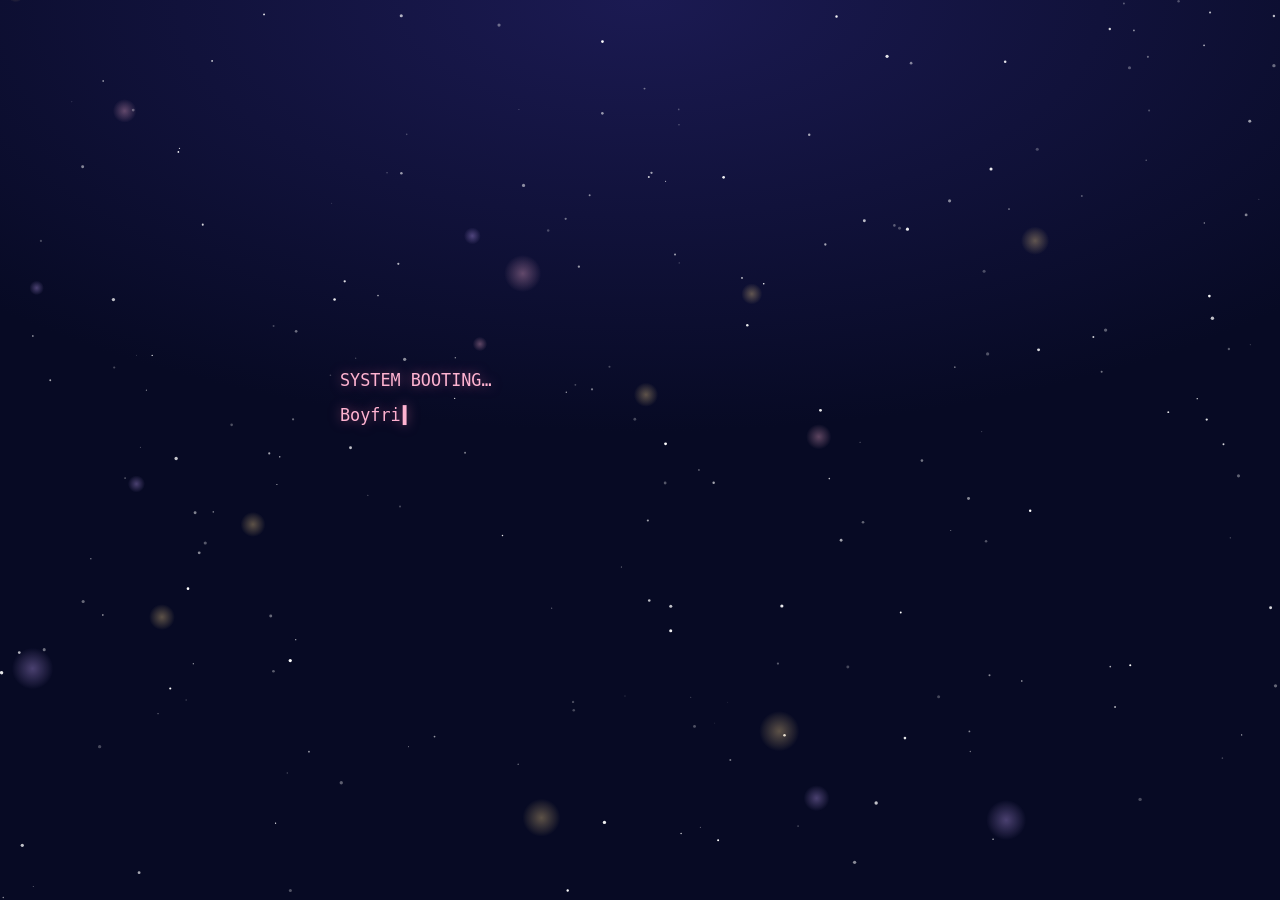
<file: boyfriend-exe-deploy/index.html>
<!doctype html>
<html lang="en">
<head>
<meta charset="utf-8">
<meta name="viewport" content="width=device-width,initial-scale=1,viewport-fit=cover">
<meta name="theme-color" content="#070a24">
<meta name="robots" content="noindex,nofollow">
<title>Project: Boyfriend.exe</title>
<link rel="icon" href="assets/favicon.svg" type="image/svg+xml">
<link rel="stylesheet" href="css/style.css">
</head>
<body>
<canvas id="sky" aria-hidden="true"></canvas>
<main>
  <section id="boot" class="scene" hidden>
    <div class="term" id="term" aria-live="polite"><p></p><p></p><p></p><p></p></div>
    <div class="row" id="bootBtns" hidden>
      <button class="btn" id="yes" type="button">Obviously, yes 😎</button>
      <button class="btn ghost" id="what" type="button">Wait, what's happening? 🤨</button>
    </div>
    <div id="nope" hidden>
      <p class="nope">Too late. You've already been selected. There is no escape from your girlfriend's birthday production.</p>
      <div class="row" style="margin:1rem auto 0"><button class="btn" id="fine" type="button">Fine. Continue →</button></div>
    </div>
  </section>

  <section id="title" class="scene" hidden>
    <div class="kenburns" aria-hidden="true"><img id="titleArt" alt=""></div>
    <h1 class="title" id="tTitle" tabindex="-1"></h1>
    <p class="sub" id="tSub"></p>
    <div class="status" id="tStatus"></div>
    <div class="row"><button class="btn" id="toProfile" type="button">Open the case file →</button></div>
  </section>

  <section id="profile" class="scene" hidden>
    <p class="kicker">SCENE ONE</p>
    <h2 tabindex="-1">Meet the Birthday Boy</h2>
    <div class="card" style="margin-top:2.6rem">
      <div class="avatar"><img id="himArt" alt="Illustration of the birthday boy in a party hat"></div>
      <div class="name" id="himName"></div>
      <div id="stats"></div>
      <ul class="jokes" id="jokes" aria-label="Known side effects"></ul>
    </div>
    <p class="msg">Congratulations! You've been selected for another year of being my favourite headache.</p>
    <div class="row"><button class="btn" id="toReel" type="button">Show me the evidence →</button></div>
  </section>

  <section id="reel" class="scene" hidden>
    <p class="kicker">THE EVIDENCE</p>
    <h2 tabindex="-1">Case exhibits</h2>
    <div class="frame" id="frame"></div>
    <p class="cap" id="cap" aria-live="polite"></p>
    <div class="dots" id="dots" aria-hidden="true"></div>
    <div class="row"><button class="btn" id="next" type="button">Next exhibit →</button></div>
  </section>

  <section id="outro" class="scene" hidden>
    <p class="kicker">MISSION UPDATE</p>
    <h2 tabindex="-1">The investigation continues… offline.</h2>
    <p class="msg">There are more surprises hidden in the real world. Go find them, and tap everything that looks suspicious.</p>
    <div class="big-heart" aria-hidden="true">💗</div>
  </section>
</main>
<script type="module" src="js/home.js"></script>
</body>
</html>
</file>
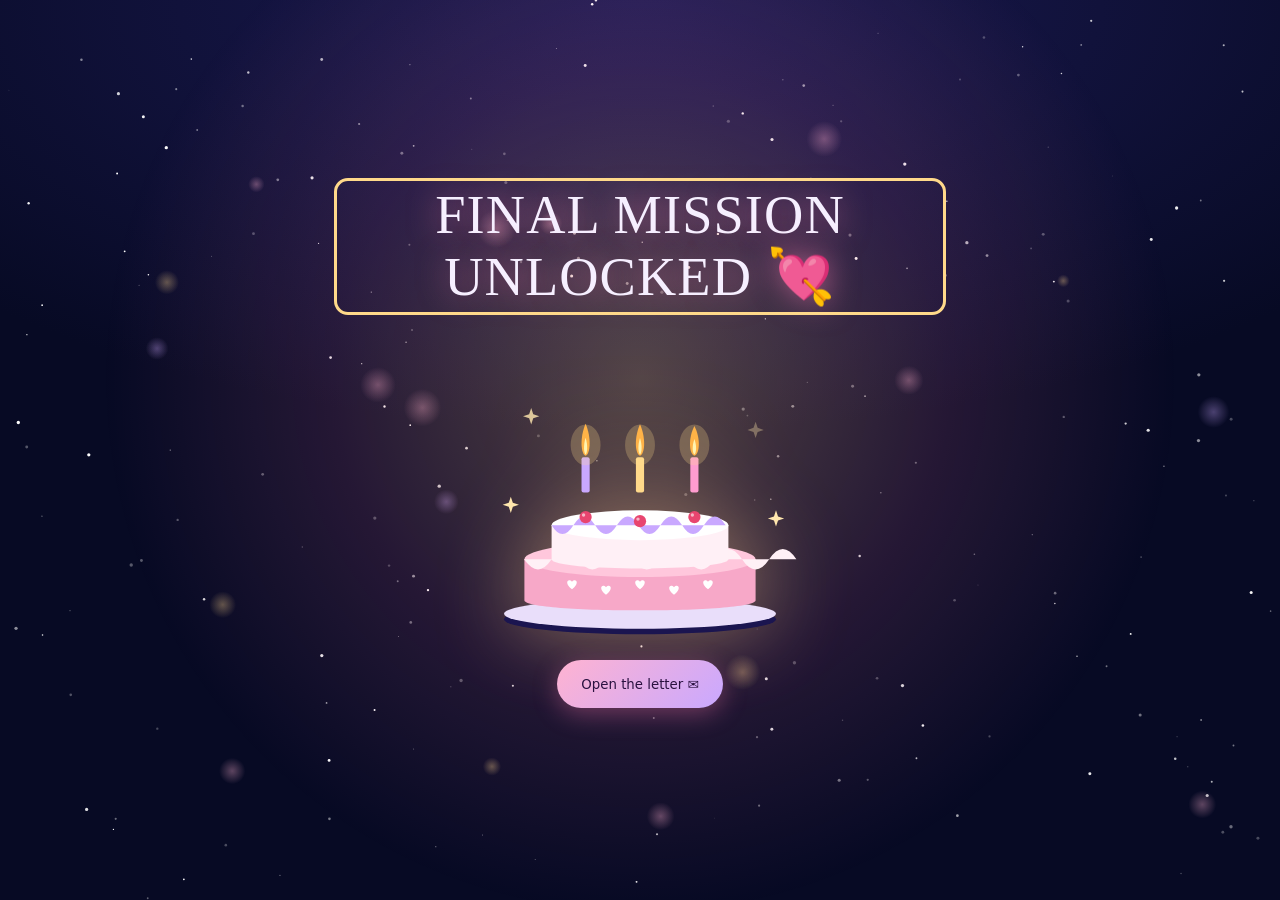
<file: boyfriend-exe-deploy/final/index.html>
<!doctype html>
<html lang="en">
<head>
<meta charset="utf-8">
<meta name="viewport" content="width=device-width,initial-scale=1,viewport-fit=cover">
<meta name="theme-color" content="#070a24">
<meta name="robots" content="noindex,nofollow">
<title>Final Mission</title>
<link rel="icon" href="../assets/favicon.svg" type="image/svg+xml">
<link rel="stylesheet" href="../css/style.css">
</head>
<body>
<canvas id="sky" aria-hidden="true"></canvas>
<div class="glow" aria-hidden="true"></div>
<main>
  <section id="intro" class="scene" hidden>
    <h1 class="title" tabindex="-1">FINAL MISSION UNLOCKED 💘</h1>
    <img class="cake fade-up" id="cake" alt="A glowing birthday cake with three candles" style="animation-delay:2.2s">
    <div class="row fade-up" style="animation-delay:4.2s"><button class="btn" id="open" type="button">Open the letter ✉️</button></div>
  </section>

  <section id="letterScene" class="scene" hidden>
    <p class="kicker">A LETTER, DELIVERED</p>
    <article class="letter" id="letter" aria-label="Birthday letter"></article>
    <div class="row fade-up" id="afterLetter" hidden><button class="btn" id="toEnd" type="button">One last scene →</button></div>
  </section>

  <section id="end" class="scene" hidden>
    <div class="end-art"><img id="endArt" alt="The two of you under a dreamy night sky"></div>
    <h2 tabindex="-1" class="sub" style="font-size:1.3rem">Same sky. Same us.</h2>
    <div class="row"><a class="btn" id="replayLink" href="../">Replay our little universe 💗</a></div>
  </section>
</main>
<script type="module" src="../js/final.js"></script>
</body>
</html>
</file>
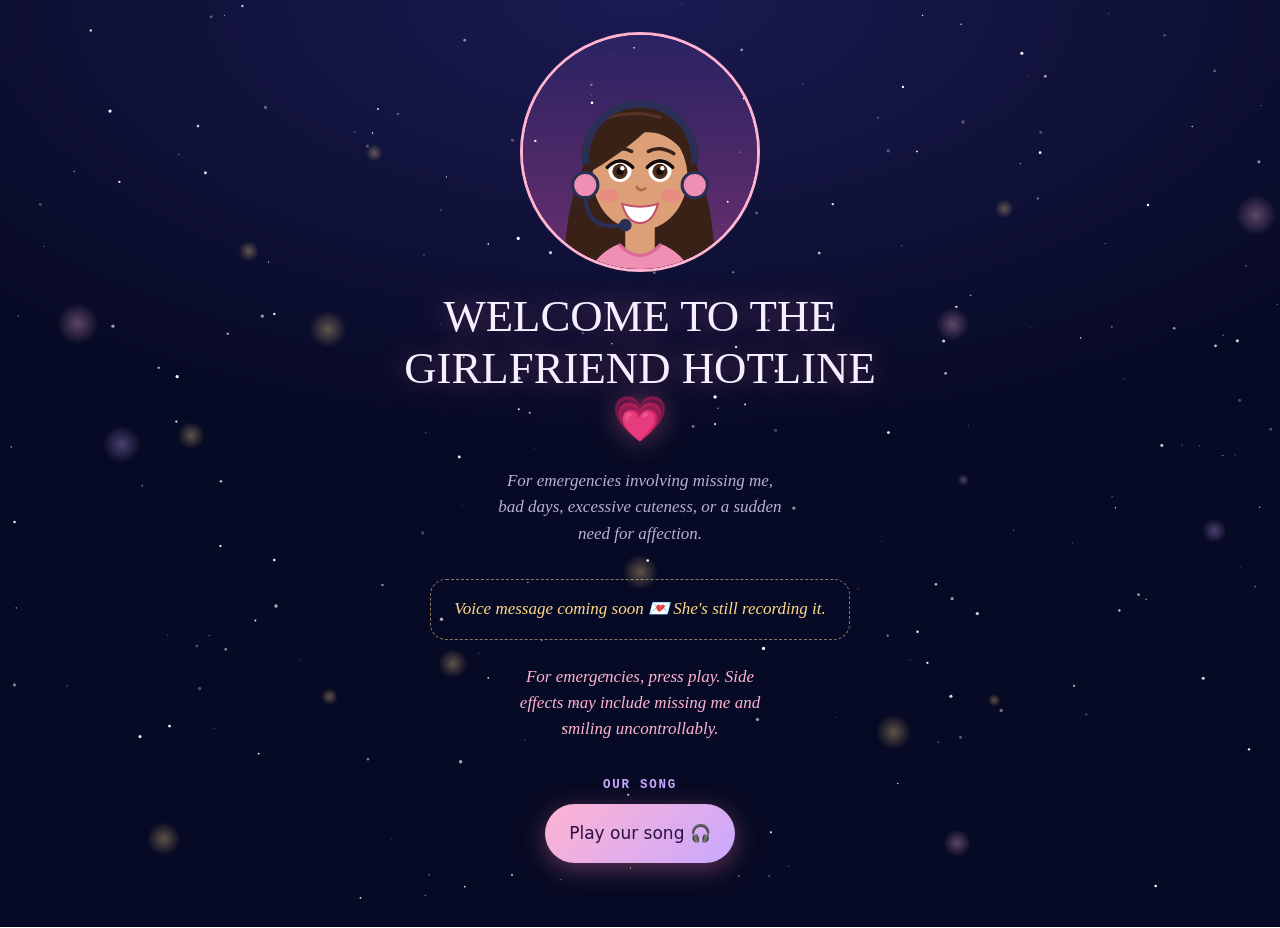
<file: boyfriend-exe-deploy/hotline/index.html>
<!doctype html>
<html lang="en">
<head>
<meta charset="utf-8">
<meta name="viewport" content="width=device-width,initial-scale=1,viewport-fit=cover">
<meta name="theme-color" content="#070a24">
<meta name="robots" content="noindex,nofollow">
<title>The Girlfriend Hotline</title>
<link rel="icon" href="../assets/favicon.svg" type="image/svg+xml">
<link rel="stylesheet" href="../css/style.css">
</head>
<body>
<canvas id="sky" aria-hidden="true"></canvas>
<main class="page" style="max-width:520px">
  <div class="ring" id="ring"><div class="art"><img id="herArt" alt="Illustration of your girlfriend wearing a hotline headset"></div></div>
  <h1>WELCOME TO THE GIRLFRIEND HOTLINE 💗</h1>
  <p class="lead">For emergencies involving missing me, bad days, excessive cuteness, or a sudden need for affection.</p>

  <section class="player" id="player" aria-label="Voice message">
    <div class="viz" id="viz" aria-hidden="true"></div>
    <div class="prog"><span id="cur">0:00</span><input id="seek" type="range" min="0" max="100" step="0.1" value="0" aria-label="Seek"><span id="dur">0:00</span></div>
    <div class="ctrl" style="margin-top:.8rem">
      <button class="btn play" id="play" type="button" aria-label="Play voice message">▶</button>
      <button class="btn ghost" id="replay" type="button">↺ Replay</button>
    </div>
    <div class="soon" id="soon" hidden>Voice message coming soon 💌 She's still recording it.</div>
  </section>

  <p class="side">For emergencies, press play. Side effects may include missing me and smiling uncontrollably.</p>

  <section class="song">
    <p class="kicker" style="font:700 .78rem var(--mono);letter-spacing:.14em;color:var(--lav)">OUR SONG</p>
    <a class="btn" id="song" href="#" target="_blank" rel="noopener noreferrer"></a>
  </section>
</main>
<script type="module" src="../js/hotline.js"></script>
</body>
</html>
</file>
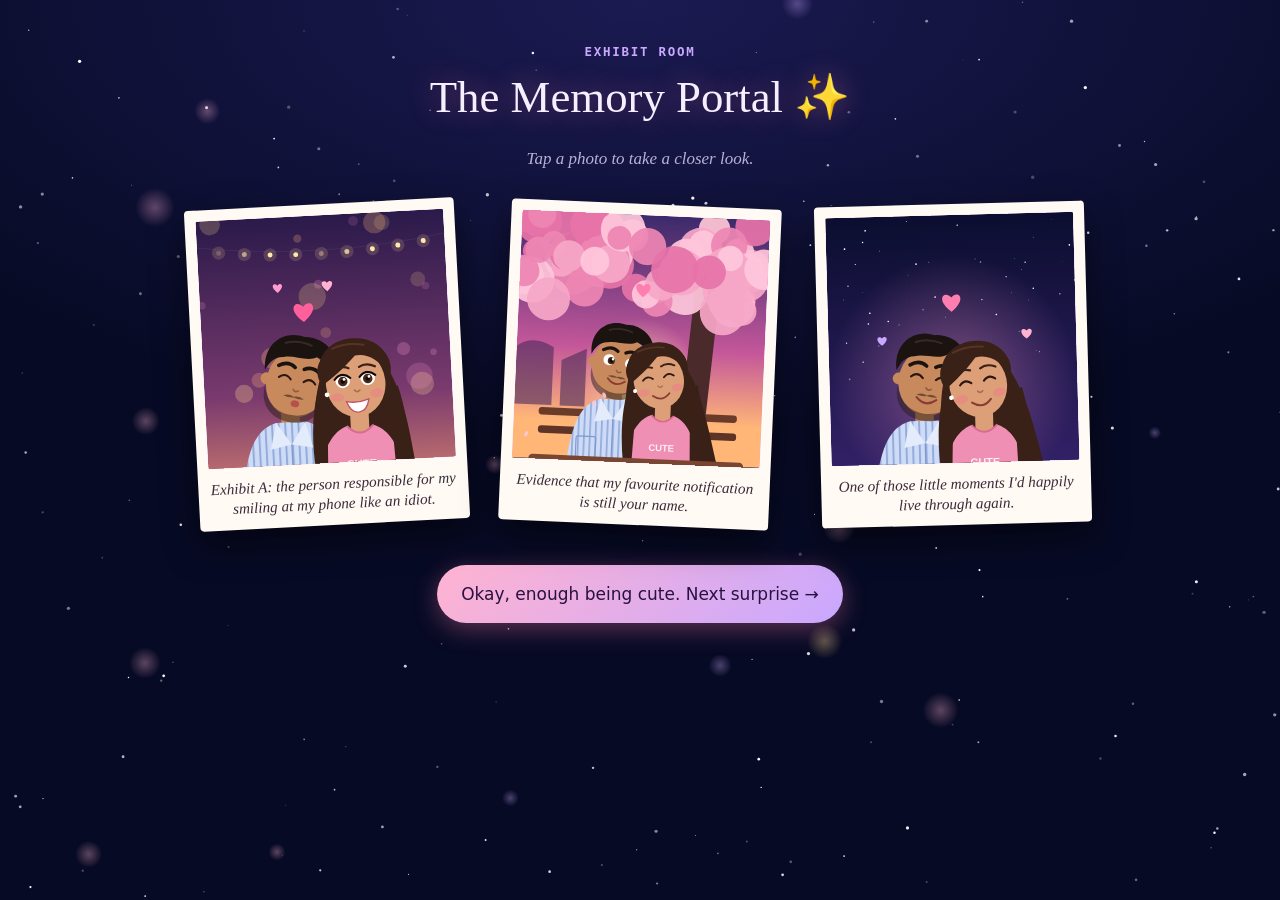
<file: boyfriend-exe-deploy/memories/index.html>
<!doctype html>
<html lang="en">
<head>
<meta charset="utf-8">
<meta name="viewport" content="width=device-width,initial-scale=1,viewport-fit=cover">
<meta name="theme-color" content="#070a24">
<meta name="robots" content="noindex,nofollow">
<title>Memory Portal</title>
<link rel="icon" href="../assets/favicon.svg" type="image/svg+xml">
<link rel="stylesheet" href="../css/style.css">
</head>
<body>
<canvas id="sky" aria-hidden="true"></canvas>
<main class="page">
  <p class="kicker" style="font:700 .78rem var(--mono);letter-spacing:.14em;color:var(--lav)">EXHIBIT ROOM</p>
  <h1>The Memory Portal ✨</h1>
  <p class="lead">Tap a photo to take a closer look.</p>
  <div class="wall" id="wall"></div>
  <a class="btn" id="nextLink" href="../hotline/">Okay, enough being cute. Next surprise →</a>
</main>
<dialog id="dlg" aria-label="Photo">
  <div class="big"><div class="ph" id="bigPh"></div><p id="bigCap"></p></div>
  <div class="dnav">
    <button class="btn ghost" id="prev" type="button" aria-label="Previous photo">←</button>
    <button class="btn" id="close" type="button">Close</button>
    <button class="btn ghost" id="nxt" type="button" aria-label="Next photo">→</button>
  </div>
</dialog>
<script type="module" src="../js/memories.js"></script>
</body>
</html>
</file>
<file: boyfriend-exe-deploy/css/style.css>
:root{
  --night:#070a24; --navy:#0d1138; --blush:#ffb3d1; --pink:#ff7eb0; --lav:#c9a8ff; --glow:#ffd98a; --text:#f6efff; --dim:#b9b0d8;
  --serif:Georgia,"Iowan Old Style","Palatino Linotype",serif; --mono:ui-monospace,"SF Mono",Menlo,Consolas,monospace;
}
*{box-sizing:border-box}
[hidden]{display:none!important}
html{-webkit-text-size-adjust:100%}
body{margin:0;min-height:100dvh;background:radial-gradient(120% 80% at 50% 0%,#1b1a52 0%,var(--night) 60%);color:var(--text);font:17px/1.55 system-ui,-apple-system,"Segoe UI",sans-serif;overflow-x:hidden}
#sky{position:fixed;inset:0;width:100%;height:100%;z-index:0;pointer-events:none}
main{position:relative;z-index:1}
img{max-width:100%;display:block}
h1,h2{font-family:var(--serif);font-weight:400;line-height:1.15;margin:0 0 .5em;outline:none}
a{color:inherit}
:focus-visible{outline:3px solid var(--glow);outline-offset:3px;border-radius:8px}

/* ---------- scenes ---------- */
.scene{min-height:100dvh;display:flex;flex-direction:column;align-items:center;justify-content:center;gap:1.2rem;padding:max(1.5rem,env(safe-area-inset-top)) 1.25rem max(2rem,env(safe-area-inset-bottom));text-align:center;opacity:0;transition:opacity .45s ease;max-width:640px;margin:0 auto}
.scene.in{opacity:1}
.scene[hidden]{display:none}
.wide{max-width:960px}

/* ---------- buttons ---------- */
.btn{appearance:none;border:0;cursor:pointer;font:600 1rem/1 inherit;font-family:inherit;color:#2a1240;background:linear-gradient(135deg,var(--blush),var(--lav));padding:1rem 1.5rem;border-radius:999px;min-height:48px;text-decoration:none;display:inline-flex;align-items:center;justify-content:center;gap:.5rem;box-shadow:0 6px 24px rgba(255,126,176,.35);transition:transform .15s,box-shadow .15s}
.btn:hover{transform:translateY(-2px);box-shadow:0 10px 30px rgba(255,126,176,.5)}
.btn:active{transform:scale(.97)}
.btn.ghost{background:transparent;color:var(--text);box-shadow:none;border:1.5px solid rgba(201,168,255,.6)}
.btn[aria-disabled="true"],.btn:disabled{opacity:.55;cursor:not-allowed;transform:none;box-shadow:none}
.row{display:flex;flex-direction:column;gap:.8rem;width:100%;max-width:380px}
.fade-up{animation:up .9s ease both}
@keyframes up{from{opacity:0;transform:translateY(14px)}to{opacity:1;transform:none}}

/* ---------- boot terminal ---------- */
.term{width:100%;text-align:left;font:1.05rem/1.7 var(--mono);color:var(--blush);text-shadow:0 0 12px rgba(255,126,176,.5);min-height:9.5em}
.term p{margin:0 0 .35em;min-height:1.7em}
.term .cur::after{content:"▍";animation:blink 1s steps(1) infinite;margin-left:2px}
@keyframes blink{50%{opacity:0}}
.nope{font:1rem/1.6 var(--mono);color:var(--glow);border:1px dashed rgba(255,217,138,.5);border-radius:14px;padding:1rem;text-align:left}

/* ---------- title ---------- */
.kenburns{position:fixed;inset:0;z-index:-1;opacity:.16;overflow:hidden;filter:blur(3px)}
.kenburns img{width:100%;height:100%;object-fit:cover;animation:kb 24s ease-in-out infinite alternate}
@keyframes kb{from{transform:scale(1)}to{transform:scale(1.14) translateY(-2%)}}
.title{font-size:clamp(2rem,9vw,3.4rem);letter-spacing:.02em;text-shadow:0 0 30px rgba(255,126,176,.55);animation:glowT 4s ease-in-out infinite}
@keyframes glowT{50%{text-shadow:0 0 44px rgba(255,179,209,.9)}}
.sub{color:var(--dim);font-family:var(--serif);font-style:italic;font-size:1.15rem;max-width:30ch;margin:0 auto}
.status{font:700 .78rem/1 var(--mono);letter-spacing:.08em;color:var(--glow);border:1px solid rgba(255,217,138,.5);padding:.65rem .9rem;border-radius:999px;display:inline-flex;align-items:center;gap:.6rem;background:rgba(255,217,138,.07)}
.status::before{content:"";width:8px;height:8px;border-radius:50%;background:var(--pink);box-shadow:0 0 10px var(--pink);animation:blink 1.2s steps(1) infinite}

/* ---------- profile ---------- */
.card{width:100%;background:rgba(20,16,64,.62);backdrop-filter:blur(8px);-webkit-backdrop-filter:blur(8px);border:1px solid rgba(201,168,255,.28);border-radius:22px;padding:1.1rem;box-shadow:0 18px 50px rgba(0,0,0,.4);text-align:left}
.avatar{width:min(46vw,190px);aspect-ratio:1;border-radius:50%;overflow:hidden;border:3px solid var(--blush);margin:-3.2rem auto .5rem;box-shadow:0 0 0 6px rgba(255,179,209,.15),0 0 40px rgba(255,126,176,.4);background:#2a2262}
.avatar img{width:100%;height:100%;object-fit:cover}
.name{text-align:center;font:700 .8rem/1 var(--mono);letter-spacing:.14em;color:var(--lav);margin-bottom:1rem}
.stat{margin:.85rem 0}
.stat .top{display:flex;justify-content:space-between;gap:.5rem;font-size:.92rem}
.stat .top b{font-weight:600}
.stat .top span{color:var(--dim);font-style:italic;text-align:right}
.bar{height:10px;border-radius:99px;background:rgba(255,255,255,.1);overflow:hidden;margin-top:.35rem}
.bar i{display:block;height:100%;width:0;border-radius:99px;background:linear-gradient(90deg,var(--lav),var(--pink),var(--glow));transition:width 1.6s cubic-bezier(.2,.8,.2,1)}
.pct{font:600 .9rem var(--mono);color:var(--glow);min-width:3.2ch;display:inline-block;text-align:right}
.jokes{margin:1rem 0 0;padding:0;list-style:none;display:flex;flex-wrap:wrap;gap:.4rem}
.jokes li{font-size:.8rem;background:rgba(255,179,209,.14);border-radius:99px;padding:.3rem .7rem;color:var(--blush)}
.msg{font-family:var(--serif);font-style:italic;font-size:1.2rem;color:var(--blush)}

/* ---------- reel ---------- */
.frame{position:relative;width:100%;aspect-ratio:5/6;border-radius:20px;overflow:hidden;border:1px solid rgba(201,168,255,.3);box-shadow:0 18px 60px rgba(0,0,0,.5);background:#14123a}
.frame img{position:absolute;inset:0;width:100%;height:100%;object-fit:cover;opacity:0;transform:scale(1.06);transition:opacity 1s,transform 6s ease-out}
.frame img.on{opacity:1;transform:scale(1)}
.cap{min-height:3.2em;font-family:var(--serif);font-style:italic;font-size:1.15rem}
.dots{display:flex;gap:.4rem;justify-content:center}.dots i{width:8px;height:8px;border-radius:50%;background:rgba(255,255,255,.25)}.dots i.on{background:var(--pink)}

/* ---------- floaters ---------- */
.heart,.confetti{position:fixed;bottom:-30px;z-index:0;pointer-events:none;opacity:0;animation:rise linear infinite}
.confetti{top:-14px;bottom:auto;width:7px;height:11px;border-radius:2px;animation-name:fall}
@keyframes rise{10%{opacity:.7}90%{opacity:.5}to{transform:translateY(-110vh) rotate(25deg);opacity:0}}
@keyframes fall{10%{opacity:.8}to{transform:translateY(110vh) rotate(540deg);opacity:.6}}

/* ---------- music button ---------- */
.music{position:fixed;top:max(.8rem,env(safe-area-inset-top));right:.8rem;z-index:5;width:44px;height:44px;border-radius:50%;border:1px solid rgba(201,168,255,.5);background:rgba(13,17,56,.7);color:#fff;font-size:1.1rem;cursor:pointer}
.music.on{box-shadow:0 0 16px var(--pink)}

/* ---------- memories ---------- */
.page{position:relative;z-index:1;max-width:960px;margin:0 auto;padding:max(2rem,env(safe-area-inset-top)) 1.25rem 4rem;text-align:center}
.page h1{font-size:clamp(1.8rem,7vw,2.8rem);text-shadow:0 0 28px rgba(255,126,176,.45)}
.lead{color:var(--dim);font-family:var(--serif);font-style:italic;max-width:34ch;margin:0 auto 2rem}
.wall{display:grid;grid-template-columns:repeat(auto-fit,minmax(min(100%,230px),1fr));gap:1.6rem 1.2rem;justify-items:center;margin-bottom:2.5rem}
.pol{appearance:none;border:0;padding:.7rem .7rem 0;background:#fffaf4;color:#3a2a3a;width:min(100%,270px);cursor:pointer;border-radius:4px;box-shadow:0 14px 34px rgba(0,0,0,.5);transform:rotate(var(--r,0deg));animation:bob 6s ease-in-out infinite;animation-delay:var(--d,0s);transition:transform .25s,box-shadow .25s;font:inherit;text-align:center}
.pol:hover,.pol:focus-visible{transform:rotate(0) scale(1.04);box-shadow:0 0 36px rgba(255,179,209,.55),0 14px 34px rgba(0,0,0,.5)}
@keyframes bob{50%{translate:0 -7px}}
.pol .ph{aspect-ratio:1;overflow:hidden;background:linear-gradient(135deg,#f9d3e3,#d9c8f7);display:grid;place-items:center;border-radius:2px;font-size:.85rem;color:#7a5a8a}
.pol .ph img{width:100%;height:100%;object-fit:cover}
.pol p{font:italic .95rem/1.3 var(--serif);margin:.7rem 0;min-height:2.6em;display:-webkit-box;-webkit-line-clamp:3;-webkit-box-orient:vertical;overflow:hidden}
dialog{border:0;padding:0;background:transparent;color:var(--text);max-width:min(94vw,560px);width:100%;max-height:96dvh;overflow:visible}
dialog::backdrop{background:rgba(5,6,24,.88);backdrop-filter:blur(4px)}
dialog[open]{animation:zoom .35s cubic-bezier(.2,.9,.3,1.1)}
@keyframes zoom{from{opacity:0;transform:scale(.86) rotate(-2deg)}to{opacity:1;transform:none}}
.big{background:#fffaf4;color:#3a2a3a;padding:.8rem .8rem 1.1rem;border-radius:6px;box-shadow:0 0 60px rgba(255,126,176,.35);text-align:center}
.big .ph{max-height:62dvh;overflow:hidden;display:grid;place-items:center;background:linear-gradient(135deg,#f9d3e3,#d9c8f7);min-height:180px;color:#7a5a8a}
.big img{max-height:62dvh;width:100%;object-fit:contain}
.big p{font:italic 1.15rem/1.4 var(--serif);margin:.9rem .4rem 0}
.dnav{display:flex;justify-content:center;gap:.8rem;margin-top:1rem}

/* ---------- hotline ---------- */
.ring{position:relative;width:min(62vw,240px);aspect-ratio:1;margin:0 auto 1.2rem}
.ring .art{position:absolute;inset:0;border-radius:50%;overflow:hidden;border:3px solid var(--blush)}
.ring .art img{width:100%;height:100%;object-fit:cover}
.ring::before,.ring::after{content:"";position:absolute;inset:-8px;border-radius:50%;border:2px solid var(--pink);opacity:0}
.ring.playing::before{animation:ping 2.2s ease-out infinite}.ring.playing::after{animation:ping 2.2s ease-out 1.1s infinite}
@keyframes ping{from{transform:scale(1);opacity:.7}to{transform:scale(1.35);opacity:0}}
.big-heart{font-size:2.6rem;display:inline-block;animation:beat 2.4s ease-in-out infinite}
.playing ~ .big-heart,.big-heart.playing{animation-duration:.8s}
@keyframes beat{0%,100%{transform:scale(1)}40%{transform:scale(1.2)}}
.player{max-width:420px;margin:1.5rem auto 0}
.ctrl{display:flex;align-items:center;gap:.8rem;justify-content:center}
.play{width:68px;height:68px;border-radius:50%;padding:0;font-size:1.5rem}
.viz{display:flex;gap:3px;align-items:center;justify-content:center;height:34px;margin:1rem 0 .4rem}
.viz i{width:4px;height:6px;border-radius:3px;background:linear-gradient(var(--blush),var(--lav));transition:height .3s}
.playing-viz .viz i{animation:eq .9s ease-in-out infinite alternate}
@keyframes eq{from{height:5px}to{height:32px}}
.prog{display:flex;align-items:center;gap:.6rem;font:.8rem var(--mono);color:var(--dim)}
.prog input{flex:1;accent-color:var(--pink);height:28px}
.soon{border:1px dashed rgba(255,217,138,.55);border-radius:16px;padding:1rem;color:var(--glow);font-family:var(--serif);font-style:italic}
.song{margin-top:2.2rem}
.side{font-family:var(--serif);font-style:italic;color:var(--blush);max-width:32ch;margin:1.5rem auto}

/* ---------- final ---------- */
.glow{position:fixed;left:50%;top:42%;width:120vmax;height:120vmax;translate:-50% -50%;background:radial-gradient(closest-side,rgba(255,200,140,.3),rgba(255,126,176,.12) 40%,transparent 70%);z-index:0;pointer-events:none;opacity:0;animation:glowIn 5s ease 1s forwards}
@keyframes glowIn{to{opacity:1}}
#sky.slow{opacity:0;animation:skyIn 4s ease forwards}
@keyframes skyIn{to{opacity:1}}
.cake{width:min(78vw,340px);filter:drop-shadow(0 0 40px rgba(255,200,140,.45))}
.letter{width:100%;background:linear-gradient(160deg,rgba(255,250,244,.96),rgba(250,232,243,.96));color:#3a2538;border-radius:6px;padding:2rem 1.5rem;text-align:left;box-shadow:0 0 70px rgba(255,179,209,.3),0 20px 50px rgba(0,0,0,.5);font-family:var(--serif);font-size:1.12rem;line-height:1.75}
.letter p{margin:0 0 1.15em;opacity:0;animation:up 1.1s ease forwards;animation-delay:calc(var(--i) * 1.6s + .4s)}
.letter p:last-child{margin:0}
.end-art{width:100%;aspect-ratio:1;border-radius:20px;overflow:hidden;border:1px solid rgba(201,168,255,.3);box-shadow:0 0 60px rgba(201,168,255,.3)}
.end-art img{width:100%;height:100%;object-fit:cover}
.kicker{font:700 .78rem var(--mono);letter-spacing:.14em;color:var(--lav)}

@media (min-width:700px){.row{flex-direction:row;justify-content:center;max-width:none}.letter{padding:2.6rem 2.8rem}}
@media (prefers-reduced-motion:reduce){
  *,*::before,*::after{animation-duration:.01ms!important;animation-iteration-count:1!important;animation-delay:0s!important;transition-duration:.01ms!important;scroll-behavior:auto!important}
  .heart,.confetti{display:none}
}
</file>
